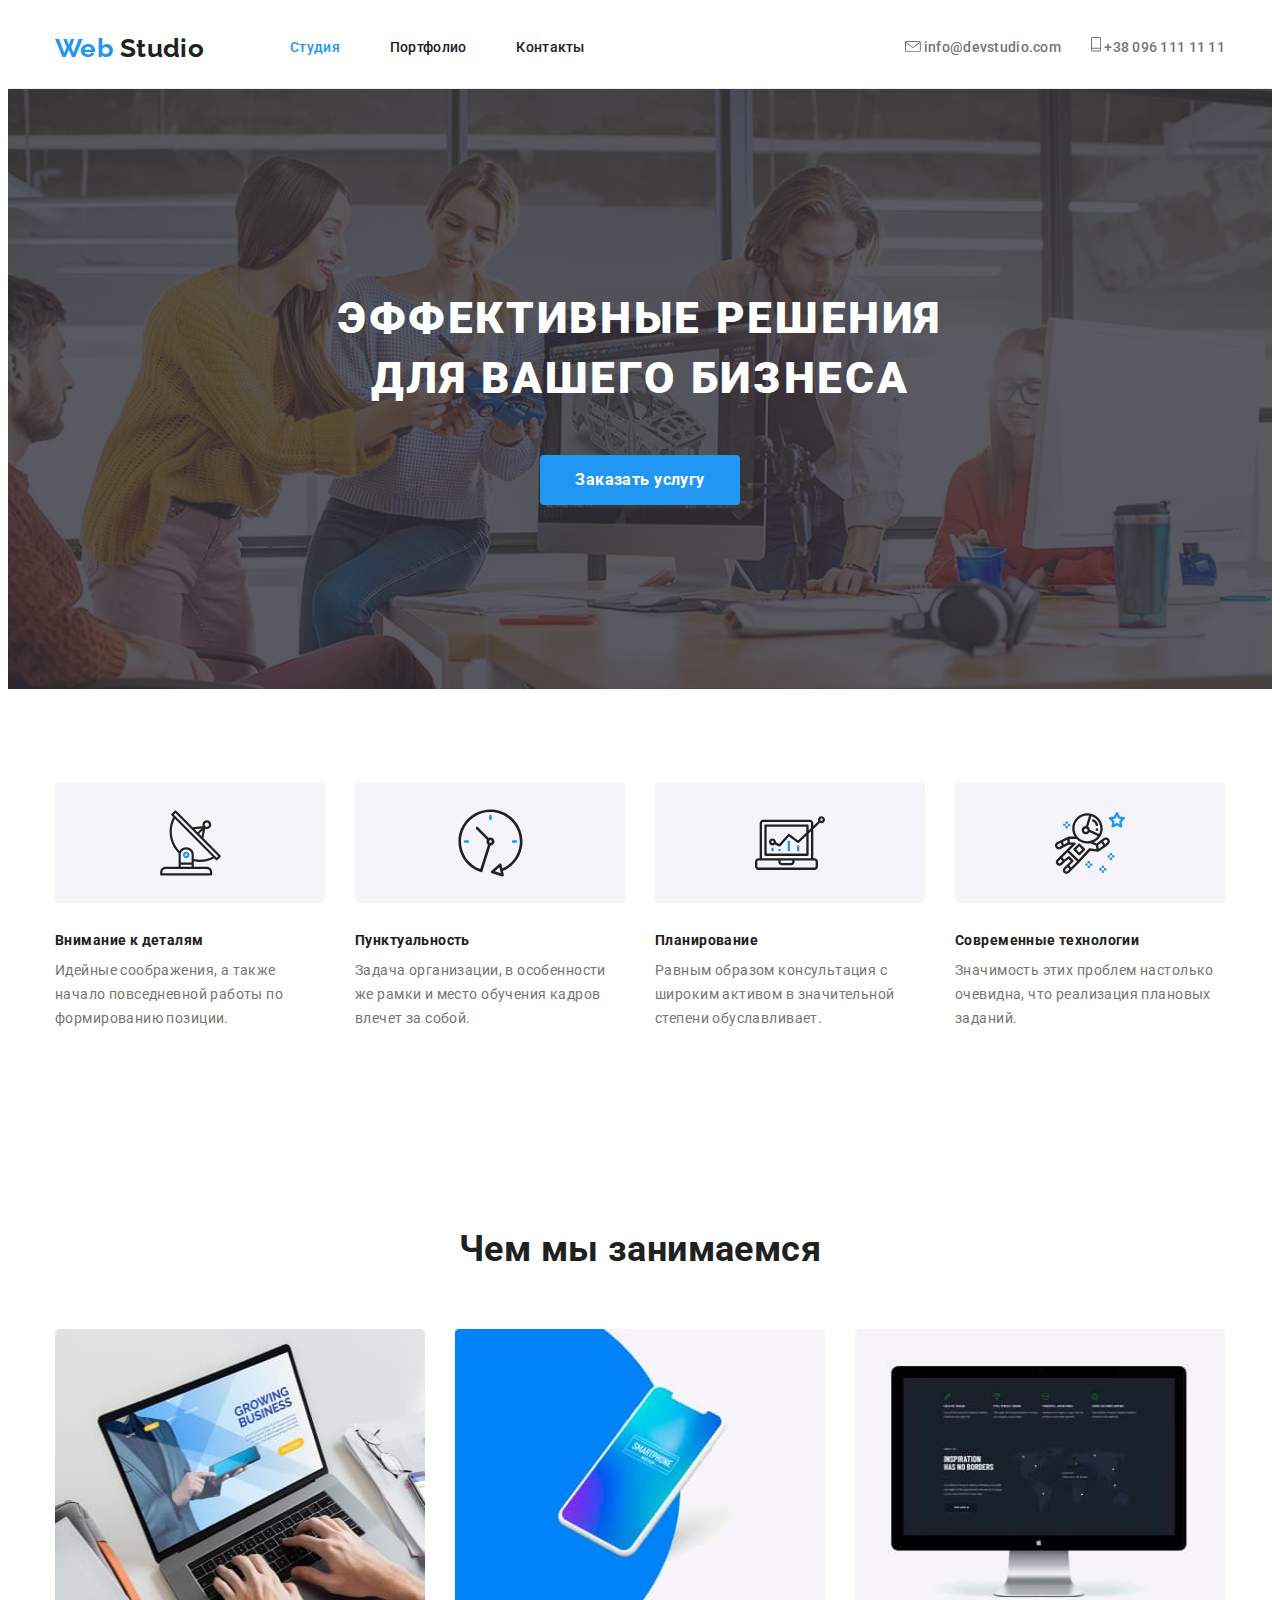
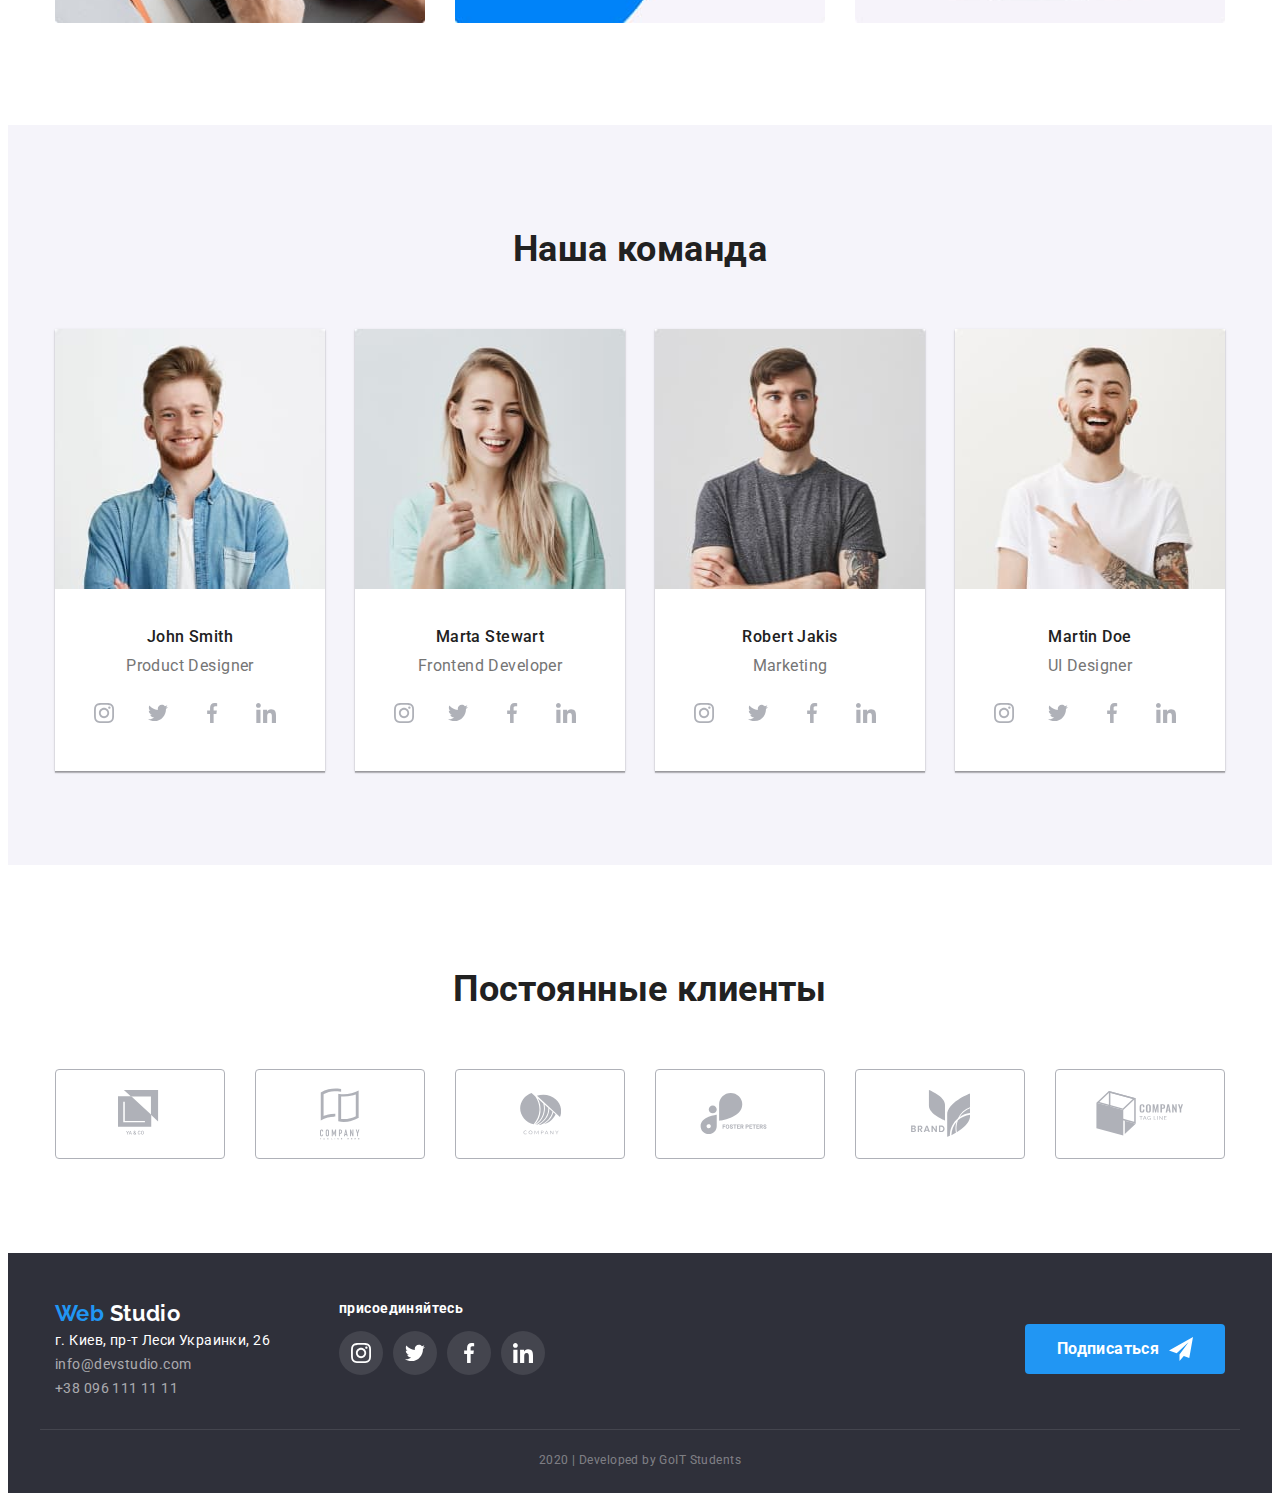
<file: index.html>
<!DOCTYPE html>
<html lang="ru">
<head>
    <meta charset="UTF-8">
    <meta name="viewport" content="width=device-width, initial-scale=1.0">
    <title>Document</title>
    <link href="https://fonts.googleapis.com/css2?family=Raleway:wght@700&family=Roboto:wght@400;500;700;900&display=swap" rel="stylesheet">
    <link rel="stylesheet" href="./css/styles.css">
</head>
<body>
    <!-- Header -->
<header class="page header">
    <div class="container">
        <div class="navigation-row">
            <nav class="navigation">
                <a href="" class="logo"> <span>Web</span> Studio </a>
            
                <ul class="site-nav list">
                    <li class="item"> <a href="" class="link current">Студия</a></li>
                    <li class="item"> <a href="./portfolio.html" class="link">Портфолио</a></li>
                    <li class="item"> <a href="" class="link">Контакты</a></li>
                </ul>
            </nav>
                <ul class="contacts-nav list">
                    <li class="item"> 
                        <a href="mailto:info@devstudio.com" class="link">
                            <svg class="contacts-icon" width="16" height="11">
                                <use href="./img/svg/sprite.svg#icon-envelope-hover"></use>
                            </svg>  info@devstudio.com
                        </a> 
                    </li>
                    <li class="item"> 
                        <a href="tel:380961111111" class="link"> 
                            <svg class="contacts-icon" width="10" height="15">
                                <use href="./img/svg/sprite.svg#icon-Vector"></use>
                            </svg> +38 096 111 11 11
                        </a> 
                    </li>
                </ul>
        </div>
    </div>
</header>

<main>
    <!-- Hero -->
    <section class="hero">
        <h1 class="hero-title">ЭФФЕКТИВНЫЕ РЕШЕНИЯ <br> ДЛЯ ВАШЕГО БИЗНЕСА</h1>
        <a href="" class="hero-button">Заказать услугу</a>
    </section>
<!-- Advantages -->
    <section class="advantages">
        <div class="container pad border">
            <h2 class="advantages-title">Преимущества работы с нами</h2>
            <ul class="advantages-list list">
                <li class="item"> 
                    <div class="advantages-link">
                        <svg class="advantages-icon" width="65" height="70">
                            <use href="./img/svg/sprite.svg#icon-antenna-1"></use>
                        </svg>
                    </div>
                    <h3 class="advantages-subtitle">Внимание к деталям</h3>
                    <p class="advantages-text">Идейные соображения, а также начало повседневной работы по формированию позиции.</p> 
                </li>
                <li class="item">
                    <div class="advantages-link">
                        <svg class="advantages-icon" width="67" height="70">
                            <use href="./img/svg/sprite.svg#icon-clock1"></use>
                        </svg>
                    </div>
                    <h3 class="advantages-subtitle">Пунктуальность</h3>
                    <p class="advantages-text">Задача организации, в особенности же рамки и место обучения кадров влечет за собой.</p>
                </li>
                <li class="item">
                    <div class="advantages-link">
                        <svg class="advantages-icon" width="70" height="70">
                            <use href="./img/svg/sprite.svg#icon-diagram1"></use>
                        </svg>
                    </div>
                    <h3 class="advantages-subtitle">Планирование</h3>
                    <p class="advantages-text">Равным образом консультация с широким активом в значительной степени обуславливает.</p>
                </li>
                <li class="item">
                    <div class="advantages-link">
                        <svg class="advantages-icon" width="70" height="70">
                            <use href="./img/svg/sprite.svg#icon-astronaut1"></use>
                        </svg>
                    </div>
                    <h3 class="advantages-subtitle">Современные технологии</h3>
                    <p class="advantages-text">Значимость этих проблем настолько очевидна, что реализация плановых заданий.</p>
                </li>
            </ul>
        </div>
    </section>
<!-- Service -->
    <section class="service">
        <div class="container pad">
            <h2 class="service-title">Чем мы занимаемся</h2>
            <ul class="service-list list">
                <li class="item"> 
                    <h3 class="service-subtitle">Десктопные приложения</h3> 
                    <img src="./img/jpg/desktop-app.jpg" width="370" height="294" alt="изображение лептопа"> 
                </li>
                <li class="item"> 
                    <h3 class="service-subtitle">Мобильные приложения</h3> 
                    <img src="./img/jpg/mobile-app.jpg" width="370" height="294" alt="изображение мобильного телефона"> 
                </li>
                <li class="item"> 
                    <h3 class="service-subtitle">Дизайнерские решения</h3> 
                    <img src="./img/jpg/designer-decision.jpg" width="370" height="294" alt="изображение оформления стиля"> 
                </li>
            </ul>
        </div>
    </section>
<!-- Team -->
    <section class="team">
        <div class="container pad">
            <h2 class="team-title">Наша команда</h2>
            <ul class="team-list list">
                <li class="item"> 
                     <img class="team-img" src="./img/jpg/john-smith.jpg" width="270" height="260" alt="фото Джона Смита"> 
                     <h3 class="team-name">John Smith</h3> 
                     <p class="team-position">Product Designer</p> 
                        <ul class="team-social list">
                            <li> 
                                <a href="" class="team-link"> 
                                    <svg class="team-icon" width="20" height="20">
                                        <use href="./img/svg/sprite.svg#icon-instagram3"></use>
                                    </svg>
                                </a> 
                            </li>
                            <li> 
                                <a href="" class="team-link"> 
                                    <svg class="team-icon" width="20" height="20">
                                        <use href="./img/svg/sprite.svg#icon-twitter-2"></use>
                                    </svg>
                                </a>
                            </li>
                            <li> 
                                <a href="" class="team-link"> 
                                    <svg class="team-icon" width="20" height="20">
                                        <use href="./img/svg/sprite.svg#icon-facebook2"></use>
                                    </svg>
                                </a>
                            </li>
                            <li> 
                                <a href="" class="team-link"> 
                                    <svg class="team-icon" width="20" height="20">
                                        <use href="./img/svg/sprite.svg#icon-linkedin2"></use>
                                    </svg>
                                </a>
                            </li>
                        </ul>
                </li>
                <li class="item"> 
                    <img class="team-img" src="./img/jpg/marta-strewart.jpg" width="270" height="260" alt="фото Марты Стюарт">
                    <h3 class="team-name">Marta Stewart</h3> 
                    <p class="team-position">Frontend Developer</p> 
                    <ul class="team-social list">
                        <li> 
                            <a href="" class="team-link"> 
                                <svg class="team-icon" width="20" height="20">
                                    <use href="./img/svg/sprite.svg#icon-instagram3"></use>
                                </svg>
                            </a> 
                        </li>
                        <li> 
                            <a href="" class="team-link"> 
                                <svg class="team-icon" width="20" height="20">
                                    <use href="./img/svg/sprite.svg#icon-twitter-2"></use>
                                </svg>
                            </a>
                        </li>
                        <li> 
                            <a href="" class="team-link"> 
                                <svg class="team-icon" width="20" height="20">
                                    <use href="./img/svg/sprite.svg#icon-facebook2"></use>
                                </svg>
                            </a>
                        </li>
                        <li> 
                            <a href="" class="team-link"> 
                                <svg class="team-icon" width="20" height="20">
                                    <use href="./img/svg/sprite.svg#icon-linkedin2"></use>
                                </svg>
                            </a>
                        </li>
                    </ul>
                </li>
                <li class="item"> 
                    <img class="team-img" src="./img/jpg/Robert-Jakis.jpg" width="270" height="260" alt="фото Роберта Джекиса"> 
                    <h3 class="team-name">Robert Jakis</h3> 
                    <p class="team-position">Marketing</p> 
                    <ul class="team-social list">
                        <li> 
                            <a href="" class="team-link"> 
                                <svg class="team-icon" width="20" height="20">
                                    <use href="./img/svg/sprite.svg#icon-instagram3"></use>
                                </svg>
                            </a> 
                        </li>
                        <li> 
                            <a href="" class="team-link"> 
                                <svg class="team-icon" width="20" height="20">
                                    <use href="./img/svg/sprite.svg#icon-twitter-2"></use>
                                </svg>
                            </a>
                        </li>
                        <li> 
                            <a href="" class="team-link"> 
                                <svg class="team-icon" width="20" height="20">
                                    <use href="./img/svg/sprite.svg#icon-facebook2"></use>
                                </svg>
                            </a>
                        </li>
                        <li> 
                            <a href="" class="team-link"> 
                                <svg class="team-icon" width="20" height="20">
                                    <use href="./img/svg/sprite.svg#icon-linkedin2"></use>
                                </svg>
                            </a>
                        </li>
                    </ul>
                </li>
                <li class="item"> 
                    <img class="team-img" src="./img/jpg/martin-doe.jpg" width="270" height="260" alt="фото Мартина До"> 
                    <h3 class="team-name">Martin Doe</h3> 
                    <p class="team-position">UI Designer</p> 
                    <ul class="team-social list">
                        <li> 
                            <a href="" class="team-link"> 
                                <svg class="team-icon" width="20" height="20">
                                    <use href="./img/svg/sprite.svg#icon-instagram3"></use>
                                </svg>
                            </a> 
                        </li>
                        <li> 
                            <a href="" class="team-link"> 
                                <svg class="team-icon" width="20" height="20">
                                    <use href="./img/svg/sprite.svg#icon-twitter-2"></use>
                                </svg>
                            </a>
                        </li>
                        <li> 
                            <a href="" class="team-link"> 
                                <svg class="team-icon" width="20" height="20">
                                    <use href="./img/svg/sprite.svg#icon-facebook2"></use>
                                </svg>
                            </a>
                        </li>
                        <li> 
                            <a href="" class="team-link"> 
                                <svg class="team-icon" width="20" height="20">
                                    <use href="./img/svg/sprite.svg#icon-linkedin2"></use>
                                </svg>
                            </a>
                        </li>
                    </ul>
                </li>
            </ul>
        </div>
    </section>
<!-- Regular costumers -->
    <section class="costumers">
        <div class="container pad">
            <h2 class="costumers-title">Постоянные клиенты</h2>
            <ul class="costumers-list list">
                <li class="item"> 
                    <a href="" class="costumers-link"> 
                        <svg class="costumers-icon" width="44" height="49">
                            <use href="./img/svg/sprite.svg#icon-ya--co"></use>
                        </svg> 
                    </a> 
                </li>
                <li class="item"> 
                    <a href="" class="costumers-link"> 
                        <svg class="costumers-icon" width="40" height="52">
                            <use href="./img/svg/sprite.svg#icon-tagline-here-company"></use>
                        </svg> 
                    </a>
                </li>
                <li class="item"> 
                    <a href="" class="costumers-link"> 
                        <svg class="costumers-icon" width="41" height="42">
                            <use href="./img/svg/sprite.svg#icon-company"></use>
                        </svg> 
                    </a>
                </li>
                <li class="item"> 
                    <a href="" class="costumers-link"> 
                        <svg class="costumers-icon" width="80" height="42">
                            <use href="./img/svg/sprite.svg#icon-foster-peters"></use>
                        </svg> 
                    </a>
                </li>
                <li class="item"> 
                    <a href="" class="costumers-link"> 
                        <svg class="costumers-icon" width="59" height="47">
                            <use href="./img/svg/sprite.svg#icon-brand"></use>
                        </svg> 
                    </a>
                </li>
                <li class="item"> 
                    <a href="" class="costumers-link"> 
                        <svg class="costumers-icon" width="88" height="45">
                            <use href="./img/svg/sprite.svg#icon-tag-line-company"></use>
                        </svg> 
                    </a>
                </li>
            </ul>
        </div>
    </section>
</main>
<!-- Footer -->
    <footer class="footer">
        <div class="container box">
                <div class="footer-headline">
                    <a href="" class="footer-logo"> <span>Web</span> Studio </a>
                
                    <address class="footer-address">
                        <ul class="footer-list list">
                            <li class="actual-address">г. Киев, пр-т Леси Украинки, 26</li>
                            <li> 
                                <a href="mailto:info@devstudio.com" class="footer-link">info@devstudio.com</a>
                            </li>
                            <li> 
                                <a href="tel:380961111111" class="footer-link">+38 096 111 11 11</a> 
                            </li>
                        </ul>
                    </address>
                </div>

            <div class="footer-subject">
                <p class="footer-subtitle">присоединяйтесь</p>
                    <ul class="footer-socials list">
                        <li class="item"> 
                            <a href="" class="footer-icon"> 
                                <svg width="20" height="20">
                                    <use href="./img/svg/sprite.svg#icon-instagram3"></use>
                                </svg>
                            </a> 
                        </li>
                        <li class="item"> 
                            <a href="" class="footer-icon"> 
                                <svg width="20" height="20">
                                    <use href="./img/svg/sprite.svg#icon-twitter-2"></use>
                                </svg>
                            </a>
                        </li>
                        <li class="item"> 
                            <a href="" class="footer-icon"> 
                                <svg width="20" height="20">
                                    <use href="./img/svg/sprite.svg#icon-facebook2"></use>
                                </svg>
                            </a>
                        </li>
                        <li class="item"> 
                            <a href="" class="footer-icon"> 
                                <svg width="20" height="20">
                                    <use href="./img/svg/sprite.svg#icon-linkedin2"></use>
                                </svg>
                            </a>
                        </li>
                    </ul>
            </div>

                <a href="" class="subscribe">
                    Подписаться
                </a> 

        </div>
        <p class="footer-sign">2020 | Developed by GoIT Students </p>
    </footer>
</body>
</html>
</file>
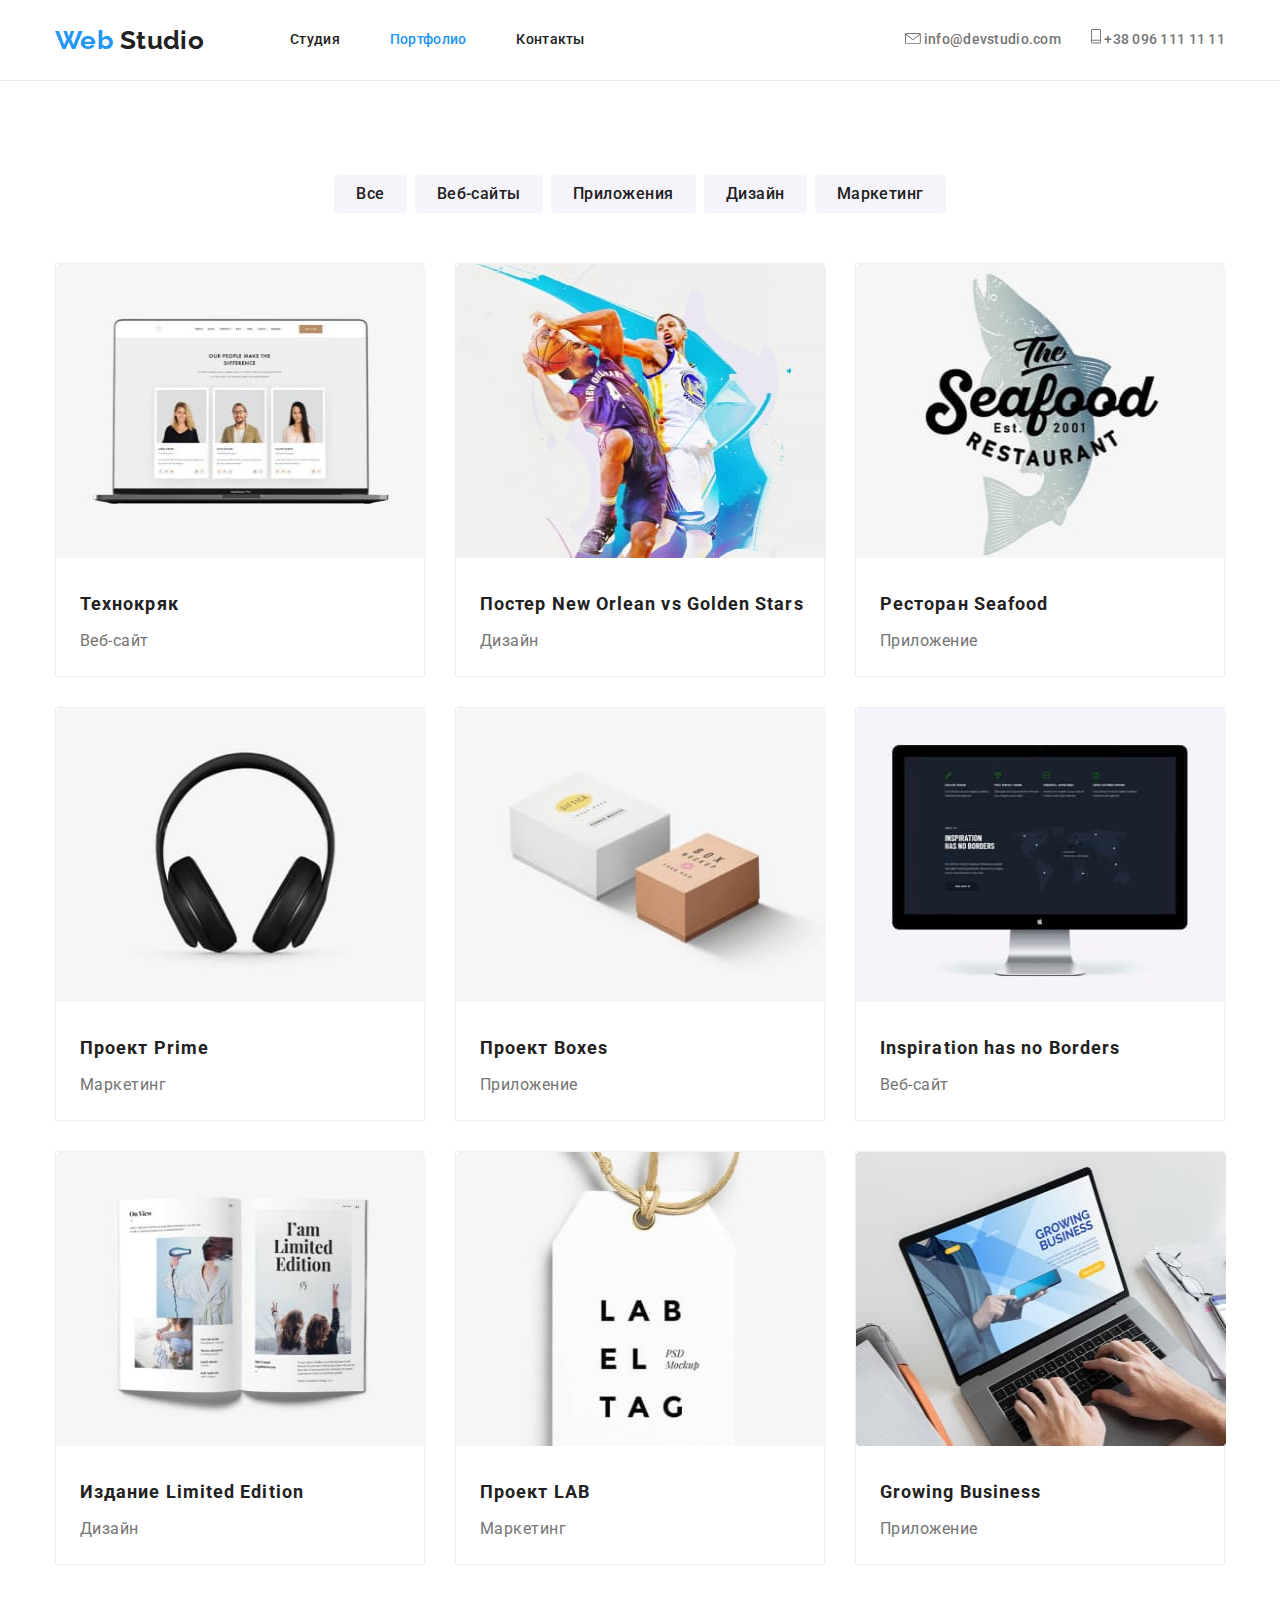
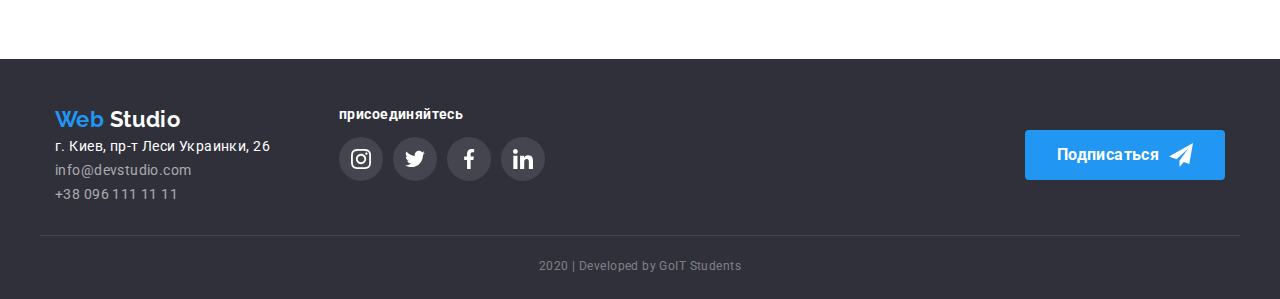
<file: portfolio.html>
<!DOCTYPE html>
<html lang="ru">
<head>
    <meta charset="UTF-8">
    <meta name="viewport" content="width=device-width, initial-scale=1.0">
    <title>Document</title>
    <link href="https://fonts.googleapis.com/css2?family=Raleway:wght@700&family=Roboto:wght@400;500;700;900&display=swap" rel="stylesheet">
    <link rel="stylesheet" href="https://cdnjs.cloudflare.com/ajax/libs/modern-normalize/0.6.0/modern-normalize.min.css">
    <link rel="stylesheet" href="./css/styles.css">
</head>
<body>
    <!-- Header -->
    <header class="page header">
        <div class="container border">
            <div class="navigation-row">
                <nav class="navigation">
                    <a href="" class="logo"> <span>Web</span> Studio </a>
                
                    <ul class="site-nav list">
                        <li class="item"> <a href="./index.html" class="link ">Студия</a></li>
                        <li class="item"> <a href="./portfolio.html" class="link current">Портфолио</a></li>
                        <li class="item"> <a href="" class="link">Контакты</a></li>
                    </ul>
                </nav>
                    <ul class="contacts-nav list">
                        <li class="item"> 
                            <a href="mailto:info@devstudio.com" class="link">
                                <svg class="contacts-icon" width="16" height="11">
                                    <use href="./img/svg/sprite.svg#icon-envelope-hover"></use>
                                </svg>  info@devstudio.com
                            </a> 
                        </li>
                        <li class="item"> 
                            <a href="tel:380961111111" class="link"> 
                                <svg class="contacts-icon" width="10" height="15">
                                    <use href="./img/svg/sprite.svg#icon-Vector"></use>
                                </svg> +38 096 111 11 11
                            </a> 
                        </li>
                    </ul>
            </div>
        </div>
    </header>

<main>
    <!-- Navigation -->
    <section class="portfolio-nav">
        <div class="container">
            <h1 class="portfolio-title">Портфолио</h1>
            <ul class="portfolio-navlist list">
                <li class="item">
                    <button class="portfolio button" type="button">Все</button>
                </li>
                <li class="item">
                    <button class="portfolio button" type="button">Веб-сайты</button>
                </li>
                <li class="item">
                    <button class="portfolio button" type="button">Приложения</button>
                </li>
                <li class="item">
                    <button class="portfolio button" type="button">Дизайн</button>
                </li>
                <li class="item">
                    <button class="portfolio button" type="button">Маркетинг</button>
                </li>
            </ul>

            <ul class="portfolio-picslist list">
                <li class="item">
                    <a href="" class="portfolio-link">
                        <img src="./img/jpg/techno.jpg" width="370px" height="294px" alt="веб-сайт">
                        <div class="portfolio-box">
                            <h2 class="portfolio-subtitle">Технокряк</h2>
                            <p class="portfolio-text">Веб-сайт</p>
                        </div>
                        <p class="portfolio-text text">Технокряк это современная площадка распространения коронавируса. Компании используют
                             эту платформу для цифрового шпионажа и атак на защищённые сервера конкурентов.</p>
                    </a>
                </li>
                <li class="item">
                    <a href="" class="portfolio-link">
                        <img src="./img/jpg/neworleanposter.jpg" width="370px" height="294px" alt="дизайн">
                        <div class="portfolio-boks">
                            <h2 class="portfolio-subtitle">Постер New Orlean vs Golden Stars</h2>
                            <p class="portfolio-text">Дизайн</p>
                        </div>
                        <p class="portfolio-text text">Технокряк это современная площадка распространения коронавируса. Компании используют
                             эту платформу для цифрового шпионажа и атак на защищённые сервера конкурентов.</p>
                    </a>
                </li>
                <li class="item">
                    <a href="" class="portfolio-link">
                        <img src="./img/jpg/seafoodrestaurant.jpg" width="370px" height="294px" alt="приложение">
                        <div class="portfolio-box">
                            <h2 class="portfolio-subtitle">Ресторан Seafood</h2>
                            <p class="portfolio-text">Приложение</p>
                        </div>
                        <p class="portfolio-text text">Технокряк это современная площадка распространения коронавируса. Компании используют
                             эту платформу для цифрового шпионажа и атак на защищённые сервера конкурентов.</p>
                    </a>
                </li>
                <li class="item">
                    <a href="" class="portfolio-link">
                        <img src="./img/jpg/primeproject.jpg" width="370px" height="294px" alt="маркетинг">
                        <div class="portfolio-box">
                            <h2 class="portfolio-subtitle">Проект Prime</h2>
                            <p class="portfolio-text">Маркетинг</p>
                        </div>
                        <p class="portfolio-text text">Технокряк это современная площадка распространения коронавируса. Компании используют 
                            эту платформу для цифрового шпионажа и атак на защищённые сервера конкурентов.</p>
                    </a>
                </li>
                <li class="item">
                    <a href="" class="portfolio-link">
                        <img src="./img/jpg/boxesproject.jpg" width="370px" height="294px" alt="приложение">
                        <div class="portfolio-box">
                            <h2 class="portfolio-subtitle">Проект Boxes</h2>
                            <p class="portfolio-text">Приложение</p>
                        </div>
                        <p class="portfolio-text text">Технокряк это современная площадка распространения коронавируса. Компании используют 
                            эту платформу для цифрового шпионажа и атак на защищённые сервера конкурентов.</p>
                    </a>
                </li>
                <li class="item">
                    <a href="" class="portfolio-link">
                        <img src="./img/jpg/inspitation.jpg" width="370px" height="294px" alt="веб-сайт">
                        <div class="portfolio-box">
                            <h2 class="portfolio-subtitle">Inspiration has no Borders</h2>
                            <p class="portfolio-text">Веб-сайт</p>
                        </div>
                        <p class="portfolio-text text">Технокряк это современная площадка распространения коронавируса. Компании используют 
                            эту платформу для цифрового шпионажа и атак на защищённые сервера конкурентов.</p>
                    </a>
                </li>
                <li class="item">
                    <a href="" class="portfolio-link">
                        <img src="./img/jpg/limitededition.jpg" width="370px" height="294px" alt="дизайн">
                        <div class="portfolio-box">
                            <h2 class="portfolio-subtitle">Издание Limited Edition</h2>
                            <p class="portfolio-text">Дизайн</p>
                        </div>
                        <p class="portfolio-text text">Технокряк это современная площадка распространения коронавируса. Компании используют 
                            эту платформу для цифрового шпионажа и атак на защищённые сервера конкурентов.</p>
                    </a>
                </li>
                <li class="item">
                    <a href="" class="portfolio-link">
                        <img src="./img/jpg/labproject.jpg" width="370px" height="294px" alt="маркетинг">
                        <div class="portfolio-box">
                            <h2 class="portfolio-subtitle">Проект LAB</h2>
                            <p class="portfolio-text">Маркетинг</p>
                        </div>
                        <p class="portfolio-text text">Технокряк это современная площадка распространения коронавируса. Компании используют
                             эту платформу для цифрового шпионажа и атак на защищённые сервера конкурентов.</p>
                    </a>
                </li>
                <li class="item">
                    <a href="" class="portfolio-link">
                        <img src="./img/jpg/desktop-app.jpg" width="370px" height="294px" alt="приложение">
                        <div class="portfolio-box">
                            <h2 class="portfolio-subtitle">Growing Business</h2>
                            <p class="portfolio-text">Приложение</p>
                        </div>
                        <p class="portfolio-text text">Технокряк это современная площадка распространения коронавируса. Компании используют 
                            эту платформу для цифрового шпионажа и атак на защищённые сервера конкурентов.</p>
                    </a>
                </li>
            </ul>
        </div>
    </section>
</main>
<!-- Footer -->
<footer class="footer">
    <div class="container box">
            <div class="footer-headline">
                <a href="" class="footer-logo"> <span>Web</span> Studio </a>
            
                <address class="footer-address">
                    <ul class="footer-list list">
                        <li class="actual-address">г. Киев, пр-т Леси Украинки, 26</li>
                        <li> 
                            <a href="mailto:info@devstudio.com" class="footer-link">info@devstudio.com</a>
                        </li>
                        <li> 
                            <a href="tel:380961111111" class="footer-link">+38 096 111 11 11</a> 
                        </li>
                    </ul>
                </address>
            </div>

        <div class="footer-subject">
            <p class="footer-subtitle">присоединяйтесь</p>
                <ul class="footer-socials list">
                    <li class="item"> 
                        <a href="" class="footer-icon"> 
                            <svg width="20" height="20">
                                <use href="./img/svg/sprite.svg#icon-instagram3"></use>
                            </svg>
                        </a> 
                    </li>
                    <li class="item"> 
                        <a href="" class="footer-icon"> 
                            <svg width="20" height="20">
                                <use href="./img/svg/sprite.svg#icon-twitter-2"></use>
                            </svg>
                        </a>
                    </li>
                    <li class="item"> 
                        <a href="" class="footer-icon"> 
                            <svg width="20" height="20">
                                <use href="./img/svg/sprite.svg#icon-facebook2"></use>
                            </svg>
                        </a>
                    </li>
                    <li class="item"> 
                        <a href="" class="footer-icon"> 
                            <svg width="20" height="20">
                                <use href="./img/svg/sprite.svg#icon-linkedin2"></use>
                            </svg>
                        </a>
                    </li>
                </ul>
        </div>

            <a href="" class="subscribe">
                Подписаться
            </a> 

    </div>
    <p class="footer-sign">2020 | Developed by GoIT Students </p>
</footer>
</body>
</html>
</file>
<file: css/styles.css>
/*цвет текстового массива #757575 */
/*цвет заголовков #212121 */
/*цвет акцента #2196F3 */
/*белый цвет #FFFFFF */
/*цвет фона футера #2F303A */
/*цвет адреса в футере rgba(255, 255, 255, 0.6); */
/*цвет нижней строки футера rgba(255, 255, 255, 0.4); */
/*цвет фона кнопки #F5F4FA */
/* цвет бордера  #AFB1B8 */
/* цвет фона иконок rgba(255, 255, 255, 0.1) */
/* цвет бордера шапки #ECECEC */

:root {
    --primary-text-color: #757575;
    --title-text-color: #212121;
    --accent-color: #2196F3;
    --white-color: #FFFFFF;
    --secondary-background-color: rgba(47, 48, 58, 0.8);
    --footer-bcground-color: #2F303A;
    --footer-text-color: rgba(255, 255, 255, 0.6);
    --footer-sign-color: rgba(255, 255, 255, 0.4);
    --button-bg-color: #F5F4FA;
    --primary-border-color:  #AFB1B8;
    --background-social-color: rgba(255, 255, 255, 0.1);
    --header-border-color: #ECECEC;


}

html {
    box-sizing: border-box;
}

*,
*::before,
*::after {
    box-sizing: inherit;
}

body {
    background-color: var(--white-color);
    color: var(--primary-text-color);

    font-family: Roboto, sans-serif;
    letter-spacing: 0.03em;
    font-size: 14px;
    line-height: 1.71;
}

h1, h2, h2, h4, h5, h6 {
    margin-bottom: 0px;
    margin-top: 0px;
}

a {
    text-decoration: none;
}

.list {
    list-style: none;
    padding: 0px;
    margin: 0px;
}

.button {
    padding: 6px 22px;

    color: var(--title-text-color);
    background-color: var(--button-bg-color);

    font-family: Roboto;
    font-style: normal;
    font-weight: 500;
    font-size: 16px;
    line-height: 1.62;
    text-align: center;
    letter-spacing: 0.03em;
    border-radius: 4px;
    text-align: center;
    border: transparent;
}

.button:hover,
.button:focus {
    color: var(--white-color);
    background-color: var(--accent-color);
}

.text {
    display: none;
}

/* Header */

.header {
    border-bottom: 1px solid var(--header-border-color);
}

.pad {
    padding-top: 94px;
    padding-bottom: 94px;
}

.container {
    width: 1200px;
    padding-left: 15px;
    padding-right: 15px;
    margin-left: auto;
    margin-right: auto;
    /* outline: 1px solid teal; */
}

/* Logo */

.logo {
    margin-right: 86px;

    color: var(--title-text-color);

    font-family: Raleway, sans-serif;
    font-weight: 700;
    font-size: 26px;
    line-height: 1.19;
}

.logo  span {
    color: var(--accent-color);
}
/* Site navigation */

.navigation {
    display: flex;
    align-items: center;
}

.navigation-row {
    display: flex;
    align-items: center;
}

.site-nav {
    display: flex;
}

.site-nav .item:not(:last-child) {
    margin-right: 50px;
}

.site-nav .link {
    display: block;
    padding-top: 32px;
    padding-bottom: 32px;

    color: var(--title-text-color);  

    font-weight: 500;
    font-size: 14px;
    line-height: 1.14;
    letter-spacing: 0.02em;
}

.site-nav .link:hover,
.site-nav .link:focus {
    color: var(--accent-color);
}

.site-nav .link.current {
    color: var(--accent-color);
}

.contacts-nav .link {
    color: var(--primary-text-color);
    fill: #757575;

    font-weight: 500;
    font-size: 14px;
    line-height: 1.14;
    letter-spacing: 0.02em;
}

.contacts-nav .link:hover,
.contacts-nav .link:focus {
    color: var(--accent-color);
    fill: #2196F3;
}

.contacts-nav {
    display: flex;
    margin-left: auto;
}

.contacts-nav .item:not(:last-child) {
    margin-right: 30px;
}
/* Hero */

.hero {
    max-width: 1600px;
    max-height: 600px;
    text-align: center;
    padding-top: 200px;
    padding-bottom: 200px;
    background-image: linear-gradient( 
        to right,
        rgba(47, 48, 58, 0.8), 
        rgba(47, 48, 58, 0.8)
    ),
    url(../img/jpg/Header\ img.jpg);
    background-position: center;
    background-color: var(--primary-text-color);
}

.hero-title {
    margin-bottom: 46px;
    
    color: var(--white-color);

    font-weight: 900;
    font-size: 44px;
    line-height: 1.36;
    text-align: center;
    letter-spacing: 0.06em;
}

.hero-button {
    display: inline-block;
    padding: 10px 32px;
    border-radius: 4px;

    color: var(--white-color);
    background-color: var(--accent-color);

    font-weight: 700;
    font-size: 16px;
    line-height: 1.87;
    text-align: center;
    min-width: 200px;
}
/* Advantages */

.advantages-list {
    display: flex;
}

.advantages-list .item:not(:last-child) {
    margin-right: 30px;
}

.advantages-title {
    color: var(--title-text-color);

    font-weight: 700;
    font-size: 36px;
    line-height: 1.67;
    text-align: center;
    display: none;
}

.advantages-subtitle {
    margin-top: 0px;
    margin-bottom: 10px;
    color: var(--title-text-color);

    font-weight: 700;
    font-size: 14px;
    line-height: 1.14;   
}

.advantages-text {
    margin-top: 0px;
    margin-bottom: 0px;
}

.advantages-link {
    display: flex;
    align-items: center;
    justify-content: center;
    margin-bottom: 30px;
    width: 270px;
    height: 120px;
    border-radius: 4px;
    background-color: var(--button-bg-color);
}

.advantages-link img {
    margin: auto;
}

/* Service */

.service-list {
    display: flex;
}

.service-list .item:not(:last-child) {
    margin-right: 30px;
}

.service-title {
    margin-bottom: 50px;

    color: var(--title-text-color);

    font-weight: 700;
    font-size: 36px;
    line-height: 1.67;
    text-align: center;
}

.service-subtitle {
    display: none;

    margin-top:  0px;
    margin-bottom: 0px;

    color: var(--white-color);
    background-color: var(--secondary-background-color);

    font-weight: 700;
    font-size: 14px;
    line-height: 1.42;
    text-align: center;
}
/* Team */

.team {
    background-color: var(--button-bg-color);
}

.team-title {
    margin-bottom: 50px;
    color: var(--title-text-color);

    font-weight: 700;
    font-size: 36px;
    line-height: 1.67;
    text-align: center;
}

.team-list {
    display: flex;
    justify-content: center;
}

.team-list .item {
    background-color: var(--white-color);
    box-shadow: 0px 2px 1px rgba(0, 0, 0, 0.2), 0px 1px 1px rgba(0, 0, 0, 0.14), 0px 1px 3px rgba(0, 0, 0, 0.12);
}

.team-list .item:not(:last-child) {
    margin-right: 30px;
}

.team-img {
    margin-bottom: 30px;
}

.team-name {
    margin-top: 0px;
    margin-bottom: 10px;

    color: var(--title-text-color);

    font-weight: 500;
    font-size: 16px;
    line-height: 1.19;
    text-align: center;
}

.team-position {
    margin-top: 0px;
    margin-bottom: 16px;
    font-size: 16px;
    line-height: 1.19;
    text-align: center;
}

.team-social {
    display: flex;
    justify-content: center;
    margin-bottom: 36px;
}

.team-link {
    display: flex;
    align-items: center;
    justify-content: center;
    width: 44px;
    height: 44px;
    border-radius: 50%;
    fill: #AFB1B8;
}

.team-link:hover,
.team-link:focus {
    background-color: #2196F3;
    fill: var(--white-color);
}

.team-link {
    margin-right: 10px;
}
/* Costumers */

.costumers-title {
    margin-bottom: 50px;
    color: var(--title-text-color);

    font-weight: 700;
    font-size: 36px;
    line-height: 1.67;
    text-align: center;
}

.costumers-list {
    display: flex;
}

.costumers-link {
    display: flex;
    justify-content: center;
    align-items: center;
    border: 1px solid var(--primary-border-color);
    border-radius: 4px;
    fill: var(--primary-border-color);
    width: 170px;
    height: 90px;
}

.costumers-link:hover,
.costumers-link:focus {
    fill: #2196F3;
    border: 1px solid var(--accent-color);
}

.costumers-list .item:not(:last-child) {
    margin-right: 30px;
}
/* Footer */

.footer {
    background-color: var(--footer-bcground-color);
}

.footer-headline {
    display: flex;
    display: block;
    margin-right: 69px;
}

.footer-logo {
    color: var(--white-color);

    font-family: Raleway, sans-serif;
    font-weight: 700;
    font-size: 22px;
    line-height: 1.18;
}

.footer-logo p {
    margin: 0px;
}

.footer-logo span {
    color: var(--accent-color);
}

.actual-address {
    color: var(--white-color);
}

.footer-address {
    font-family: Roboto;
    font-style: normal;
    font-weight: 400;
    font-size: 14px;
    line-height: 1.71;
}

.footer-socials {
    display: flex;
}

/* .footer-socials .item {
    display: flex;
    justify-content: center;
    align-items: center;
    width: 44px;
    height: 44px;
    background-color: var(--background-social-color);
    border-radius: 50%;
} */

.footer-icon {
    display: flex;
    justify-content: center;
    align-items: center;
    width: 44px;
    height: 44px;
    background-color: var(--background-social-color);
    fill: #FFFFFF;
    border-radius: 50%;
}

.footer-icon:hover,
.footer-icon:focus {
    background-color: var(--accent-color);
}

.footer-socials .item:not(:last-child) {
    margin-right: 10px;

}

.box {
    display: flex;
    padding-top: 48px;
    padding-bottom: 28px;
    border-bottom: 1px solid var(--background-social-color);
}

.footer-link {
    color: var(--footer-text-color);
}

.footer-link:hover,
.footer-link:focus {
    color: var(--accent-color);
}

.footer-subtitle {
    margin-top: 0px;

    color: var(--white-color);

    font-weight: bold;
    font-size: 14px;
    line-height: 1.14;
}

.footer-sign {
    text-align: center;
    padding-top: 18px;
    padding-bottom: 21px;
    margin-top: 0px;
    margin-bottom: 0px;

    color: var(--footer-sign-color);

    font-size: 12px;
    line-height: 2.0;
}

.subscribe {
    display: flex;
    justify-content: center;
    align-items: center;
    margin-left: auto;
    margin-top: 23px;
    width: 200px;
    height: 50px;
    background-color: var(--accent-color);
    color: var(--white-color);
    font-family: Roboto;
    font-style: normal;
    font-weight: bold;
    font-size: 16px;
    line-height: 30px;
    border-radius: 4px;
}

.subscribe::after {
    content: "";
    width: 24px;
    height: 24px;
    margin-left: 10px;
    background-image: url("../img/svg/icon-send.svg");
}
/* Портфолио */

.portfolio-title {
    color: var(--title-text-color);

    font-weight: 700;
    font-size: 36px;
    line-height: 1.67;
    text-align: center;
    display: none;
}

.portfolio-subtitle {
    padding-bottom: 4px;

    color: var(--title-text-color);

    font-weight: 700;
    font-size: 18px;
    line-height: 2.0;
    letter-spacing: 0.06em;
}

.portfolio-text {
    margin-top: 0px;
    margin-bottom: 0px;
    padding-bottom: 20px;

    color: var(--primary-text-color);

    font-size: 16px;
    line-height: 1.88;
    letter-spacing: 0.03em;
}

.portfolio-box {
    padding-top: 20px;
    padding-right: 24px;
    padding-left: 24px;
}

.portfolio-boks {
    padding-top: 20px;
    padding-left: 24px;
}

.portfolio-navlist .item:hover,
.portfolio-navlist .item:focus {
    box-shadow: 0px 2px 2px rgba(0, 0, 0, 0.12), 0px 1px 2px rgba(0, 0, 0, 0.08), 0px 3px 1px rgba(0, 0, 0, 0.1);
}

.portfolio-navlist {
    display: flex;
    justify-content: center;
    align-items: center;
    padding-top: 94px;
}

.portfolio-navlist .item:not(:last-child) {
    margin-right: 8px;
}

.portfolio-picslist {
    display: flex;
    flex-wrap: wrap;
    margin-top: 50px;
    padding-bottom: 94px;
}
.portfolio-link {
    display: block;
    width: 370px;
    border: 1px solid #EEEEEE;
}

.portfolio-picslist .item {
    margin-right: 30px;
    margin-bottom: 30px;
}

.portfolio-picslist .item:hover,
.portfolio-picslist .item:focus {
    box-shadow: 1px 4px 6px rgba(0, 0, 0, 0.16), 0px 4px 4px rgba(0, 0, 0, 0.06), 0px 1px 1px rgba(0, 0, 0, 0.12);
}

.portfolio-picslist .item:nth-child(3n) {
    margin-right: 0px;
}

.portfolio-picslist .item:nth-last-child(-n +3) {
    margin-bottom: 0px;
}
</file>
